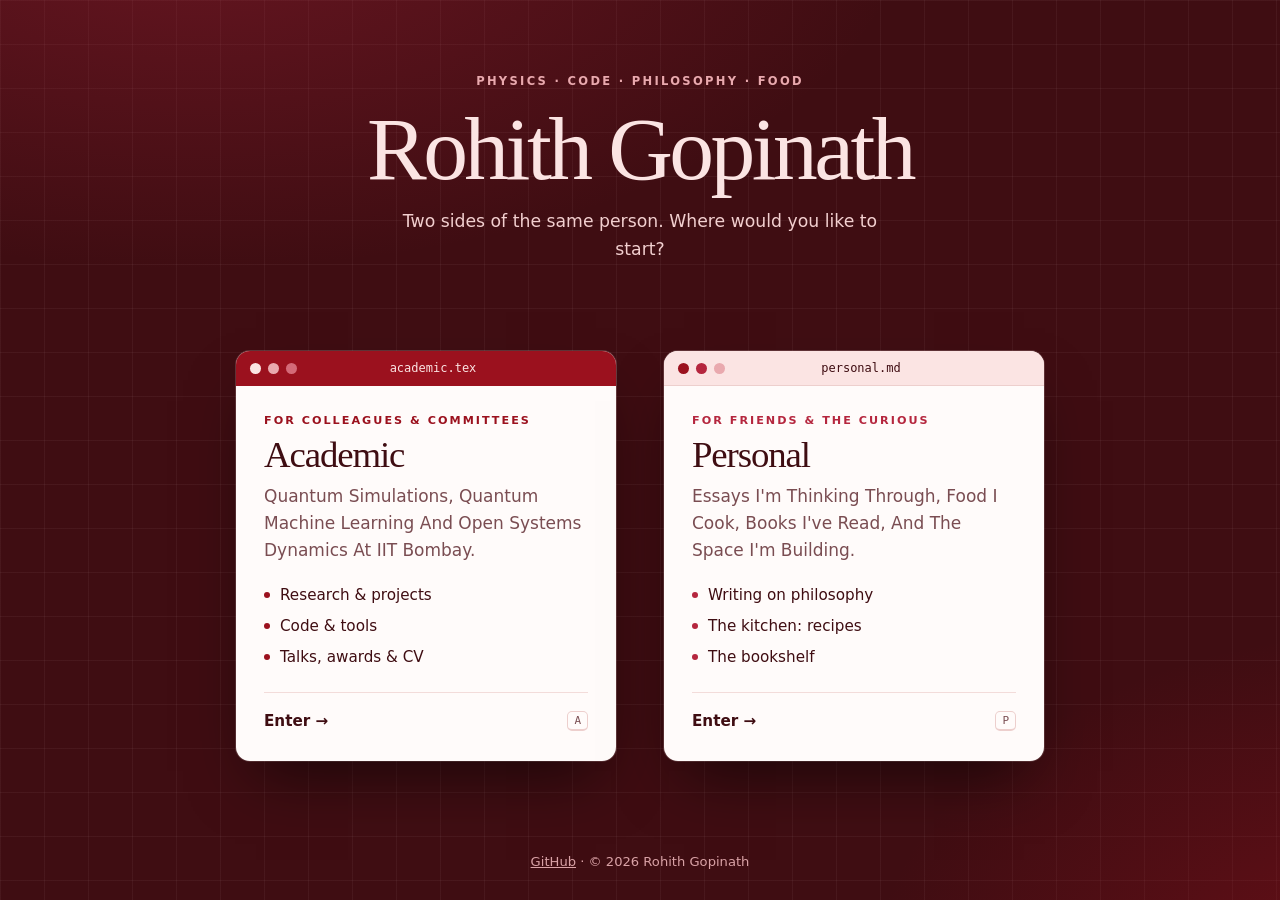
<file: index.html>
<!doctype html>
<html lang="en">
<head>
<meta charset="utf-8">
<meta name="viewport" content="width=device-width,initial-scale=1">
<title>Rohith Gopinath</title>
<meta name="description" content="Rohith Gopinath — physics student at IIT Bombay working on quantum simulation and quantum machine learning. Pick the academic or the personal side.">
<meta property="og:title" content="Rohith Gopinath">
<meta property="og:description" content="Quantum physics, code, philosophy and food. Pick a side.">
<meta property="og:type" content="website">
<link rel="icon" href="assets/favicon.svg" type="image/svg+xml">
<style>
*{box-sizing:border-box}
html,body{height:100%}
body{
  margin:0;min-height:100%;display:flex;flex-direction:column;
  font:17px/1.6 system-ui,-apple-system,"Segoe UI",Roboto,sans-serif;
  color:#FBE4E3;background:#3F0D12;
  background-image:
    radial-gradient(1200px 600px at 15% -10%,rgba(181,38,62,.35),transparent 60%),
    radial-gradient(900px 600px at 110% 110%,rgba(155,17,30,.45),transparent 60%),
    linear-gradient(rgba(251,228,227,.05) 1px,transparent 1px),
    linear-gradient(90deg,rgba(251,228,227,.05) 1px,transparent 1px);
  background-size:auto,auto,44px 44px,44px 44px;
  -webkit-font-smoothing:antialiased;
}
.serif{font-family:"Iowan Old Style","Palatino Linotype",Palatino,Georgia,serif;font-weight:400}
header{padding:clamp(36px,8vh,84px) 20px 10px;text-align:center}
.kicker{font-size:.72rem;font-weight:700;letter-spacing:.2em;text-transform:uppercase;color:#E9A9AE}
h1{font-size:clamp(2.8rem,8vw,5.6rem);letter-spacing:-.04em;line-height:1;margin:14px 0 14px}
.lede{margin:0 auto;max-width:46ch;color:#F2CFCF;font-size:1.08rem}

main{flex:1;display:flex;align-items:center;justify-content:center;padding:28px 20px 40px}
.choices{display:grid;grid-template-columns:repeat(2,minmax(0,380px));gap:clamp(22px,4vw,48px)}
@media (max-width:760px){.choices{grid-template-columns:minmax(0,420px)}}

/* the floating windows */
.win{
  display:block;text-decoration:none;color:#3F0D12;background:#FFFBFA;
  border-radius:14px;overflow:hidden;
  box-shadow:0 30px 60px -20px rgba(0,0,0,.6),0 0 0 1px rgba(251,228,227,.18);
  animation:float 7s ease-in-out infinite;
  transition:transform .25s ease,box-shadow .25s ease;
}
.win.personal{animation-delay:-3.5s}
.win:hover,.win:focus-visible{animation-play-state:paused;transform:translateY(-10px) rotate(0deg) scale(1.02);box-shadow:0 40px 80px -20px rgba(0,0,0,.65),0 0 0 2px #B5263E;outline:none}
@keyframes float{
  0%,100%{transform:translateY(0) rotate(-.6deg)}
  50%{transform:translateY(-12px) rotate(.6deg)}
}
@media (prefers-reduced-motion:reduce){.win{animation:none}}

.bar{display:flex;align-items:center;gap:7px;padding:11px 14px;background:#FBE4E3;border-bottom:1px solid #EDCFCD;font:12px/1 ui-monospace,"SF Mono",Menlo,Consolas,monospace;color:#7A4D52}
.bar i{width:11px;height:11px;border-radius:50%;display:inline-block}
.bar i:nth-child(1){background:#9B111E}.bar i:nth-child(2){background:#B5263E}.bar i:nth-child(3){background:#E9A9AE}
.bar span{margin-left:auto;margin-right:auto;transform:translateX(-20px)}

.body{padding:26px 28px 28px}
.body .tag{font-size:.7rem;font-weight:700;letter-spacing:.18em;text-transform:uppercase;color:#9B111E}
.personal .body .tag{color:#B5263E}
.body h2{font-size:2.3rem;letter-spacing:-.03em;margin:6px 0 8px;line-height:1.05}
.body p{margin:0 0 18px;color:#7A4D52}
.body ul{list-style:none;padding:0;margin:0 0 22px;display:grid;gap:7px}
.body li{display:flex;gap:10px;align-items:baseline;font-size:.95rem}
.body li::before{content:"";flex:none;width:6px;height:6px;border-radius:50%;background:#9B111E;transform:translateY(-2px)}
.personal .body li::before{background:#B5263E}
.enter{display:flex;justify-content:space-between;align-items:center;padding-top:16px;border-top:1px solid #F3DCDA;font-weight:600;font-size:.95rem}
.enter kbd{font:11px ui-monospace,Menlo,Consolas,monospace;border:1px solid #EDCFCD;border-bottom-width:2px;border-radius:5px;padding:2px 6px;color:#7A4D52;font-weight:400}
.arrow{transition:transform .2s}
.win:hover .arrow{transform:translateX(5px)}
.academic .bar{background:#9B111E;color:#FBE4E3;border-color:#9B111E}
.academic .bar i:nth-child(1){background:#FBE4E3}.academic .bar i:nth-child(2){background:#E9A9AE}.academic .bar i:nth-child(3){background:#D46A78}
.personal .bar{background:#FBE4E3;color:#3F0D12;border-color:#EDCFCD}

footer{text-align:center;padding:0 20px 28px;font-size:.82rem;color:#D9A2A6}
footer a{color:inherit}
@media (hover:none){.enter kbd{display:none}}
</style>
</head>
<body>
<header>
  <div class="kicker">Physics · Code · Philosophy · Food</div>
  <h1 class="serif">Rohith Gopinath</h1>
  <p class="lede">Two sides of the same person. Where would you like to start?</p>
</header>

<main>
  <div class="choices">
    <a class="win academic" href="academic/" aria-label="Academic: research, code and CV">
      <div class="bar" aria-hidden="true"><i></i><i></i><i></i><span>academic.tex</span></div>
      <div class="body">
        <div class="tag">For colleagues &amp; committees</div>
        <h2 class="serif">Academic</h2>
        <p>Quantum Simulations, Quantum Machine Learning And Open Systems Dynamics At IIT Bombay.</p>
        <ul>
          <li>Research &amp; projects</li>
          <li>Code &amp; tools</li>
          <li>Talks, awards &amp; CV</li>
        </ul>
        <div class="enter"><span>Enter <span class="arrow">→</span></span><kbd>A</kbd></div>
      </div>
    </a>

    <a class="win personal" href="personal/" aria-label="Personal: writing, recipes and books">
      <div class="bar" aria-hidden="true"><i></i><i></i><i></i><span>personal.md</span></div>
      <div class="body">
        <div class="tag">For friends &amp; the curious</div>
        <h2 class="serif">Personal</h2>
        <p>Essays I'm Thinking Through, Food I Cook, Books I've Read, And The Space I'm Building.</p>
        <ul>
          <li>Writing on philosophy</li>
          <li>The kitchen: recipes</li>
          <li>The bookshelf</li>
        </ul>
        <div class="enter"><span>Enter <span class="arrow">→</span></span><kbd>P</kbd></div>
      </div>
    </a>
  </div>
</main>

<footer>
  <a href="https://github.com/TheRGopinath">GitHub</a> · © <span id="y">2026</span> Rohith Gopinath
</footer>

<script>
  document.getElementById('y').textContent = new Date().getFullYear();
  // Keyboard shortcuts: A → academic, P → personal
  document.addEventListener('keydown', function (e) {
    if (e.metaKey || e.ctrlKey || e.altKey) return;
    var k = e.key.toLowerCase();
    if (k === 'a') location.href = 'academic/';
    if (k === 'p') location.href = 'personal/';
  });
</script>
</body>
</html>
</file>
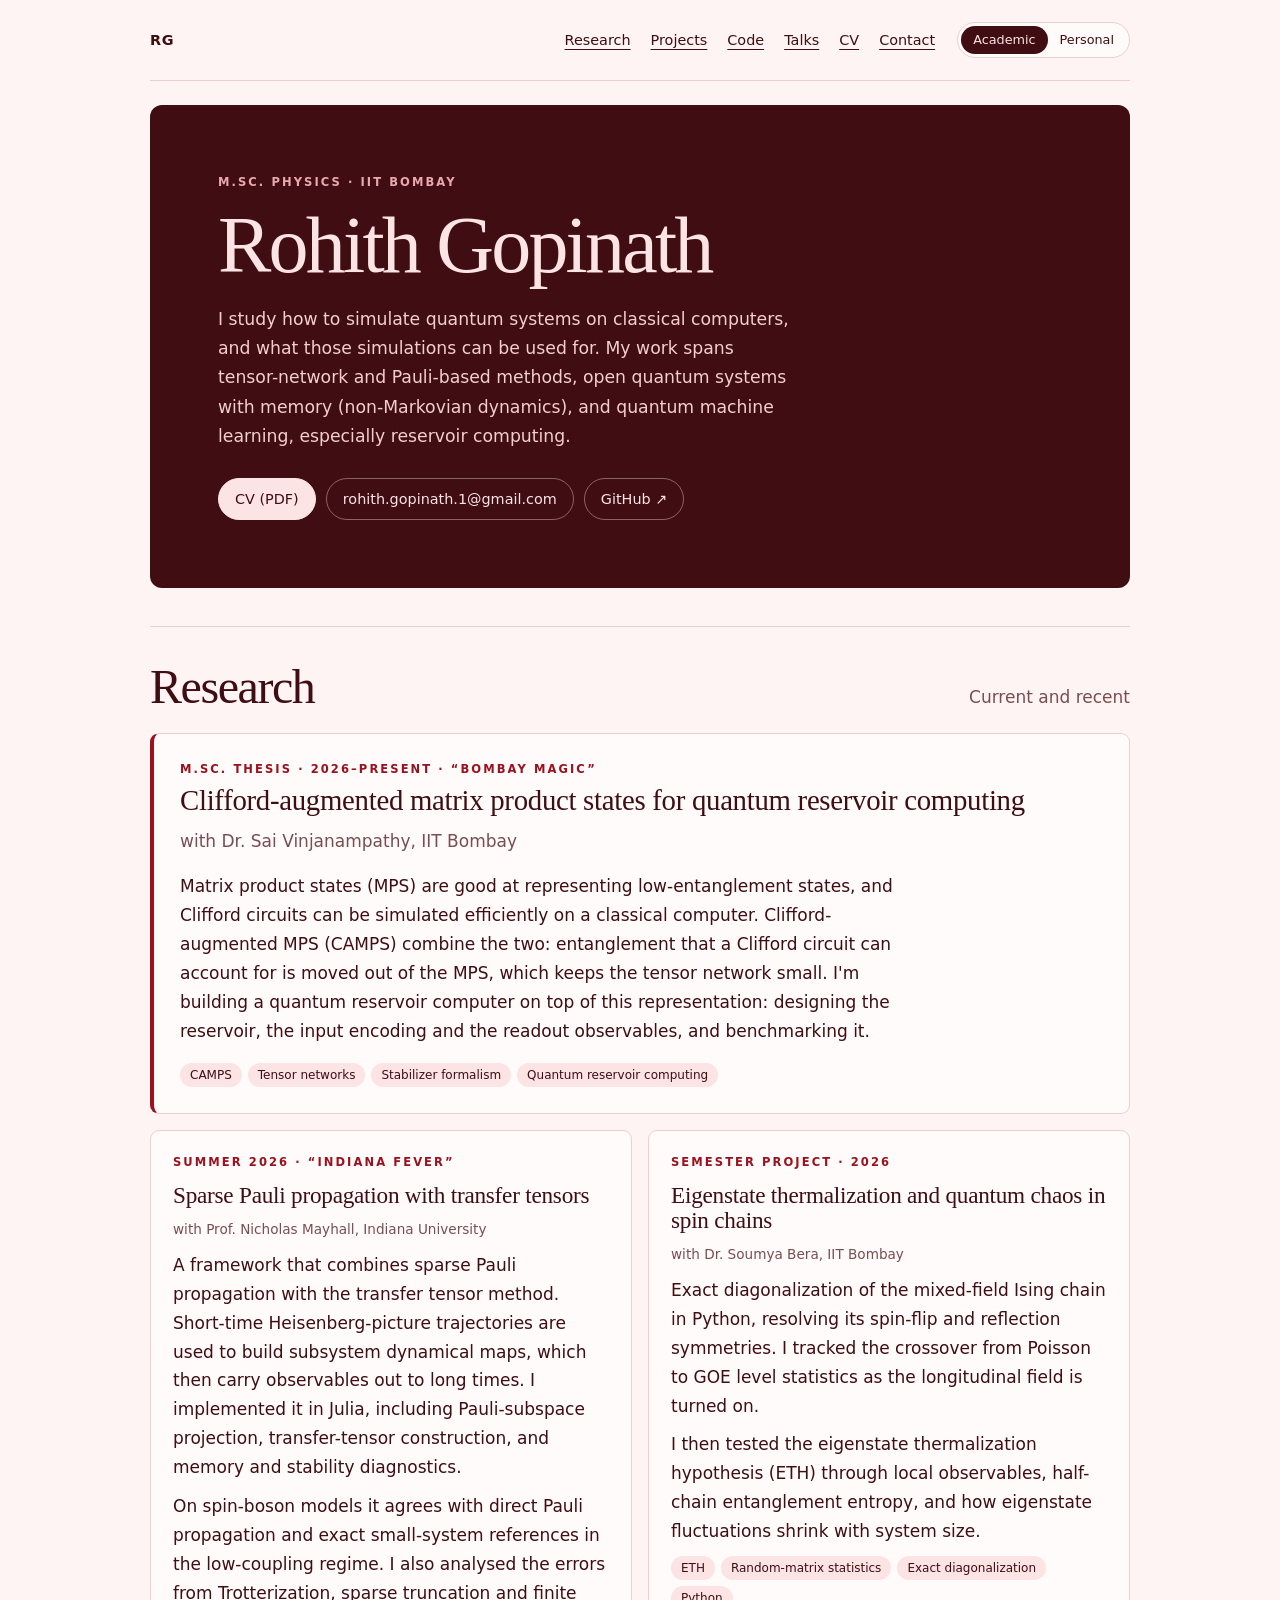
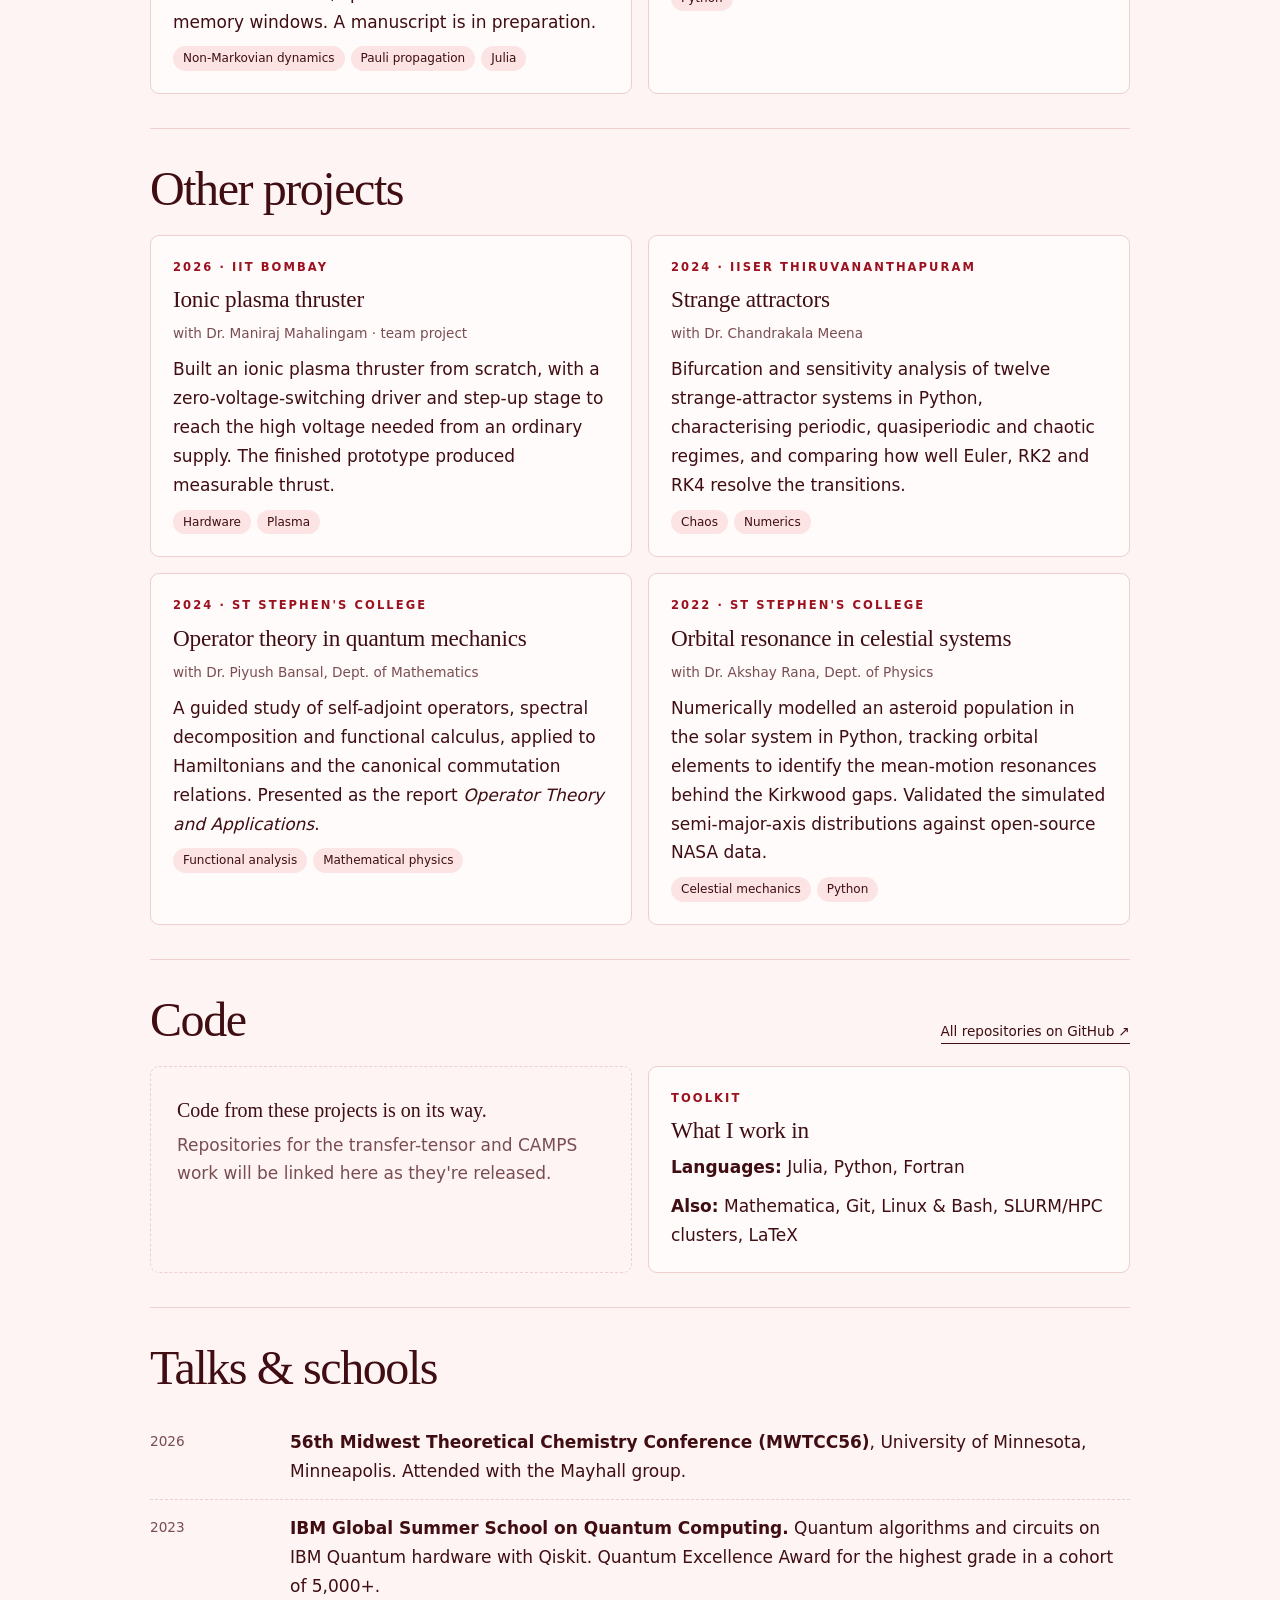
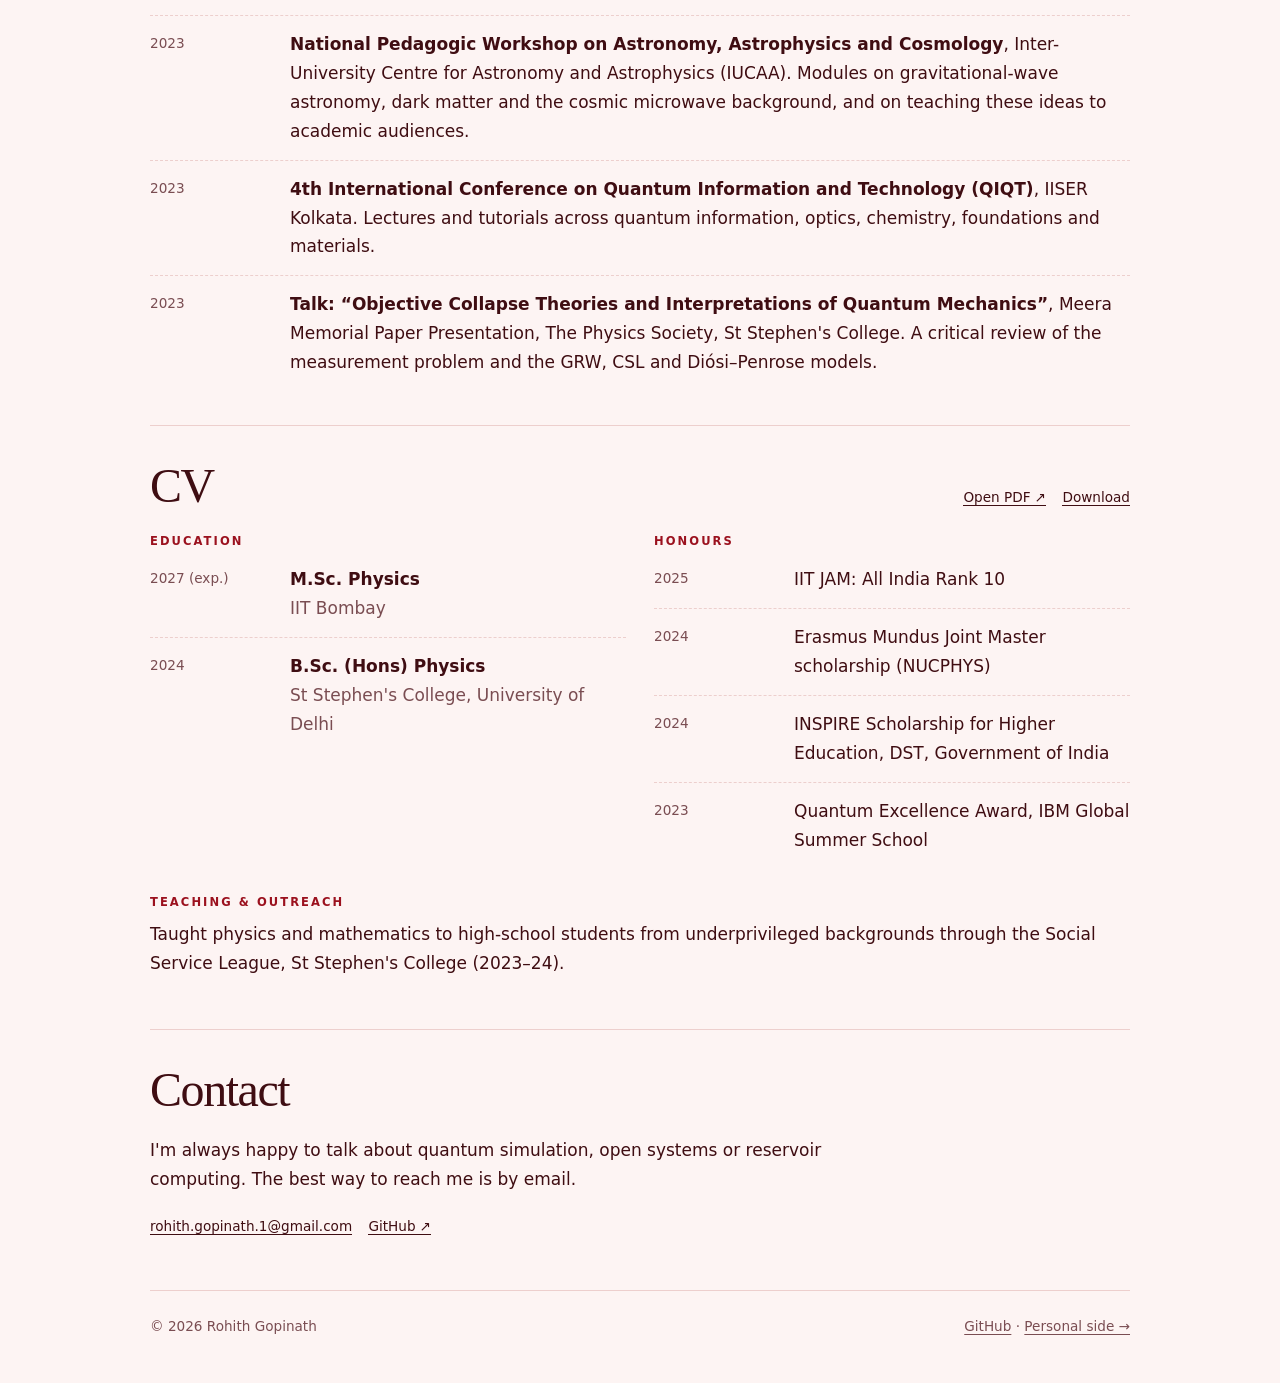
<file: academic/index.html>
<!doctype html>
<html lang="en">
<head>
<meta charset="utf-8">
<meta name="viewport" content="width=device-width,initial-scale=1">
<title>Rohith Gopinath · Academic</title>
<meta name="description" content="Rohith Gopinath, M.Sc. Physics at IIT Bombay. Research on Clifford-augmented MPS, quantum reservoir computing, sparse Pauli propagation and non-Markovian open quantum systems.">
<meta property="og:title" content="Rohith Gopinath · Academic">
<meta property="og:description" content="Quantum simulation, open quantum systems and quantum machine learning at IIT Bombay.">
<meta property="og:type" content="profile">
<link rel="icon" href="../assets/favicon.svg" type="image/svg+xml">
<link rel="stylesheet" href="../assets/site.css">
</head>
<body>
<a class="skip" href="#main">Skip to content</a>
<div class="wrap">

<header class="topbar">
  <a class="home" href="../">RG</a>
  <nav aria-label="Sections">
    <a href="#research">Research</a>
    <a href="#projects">Projects</a>
    <a href="#code">Code</a>
    <a href="#talks">Talks</a>
    <a href="#cv">CV</a>
    <a href="#contact">Contact</a>
  </nav>
  <div class="switch" role="navigation" aria-label="Switch side">
    <a href="./" aria-current="page">Academic</a><a href="../personal/">Personal</a>
  </div>
</header>

<main id="main">

<div class="hero">
  <div class="kicker">M.Sc. Physics · IIT Bombay</div>
  <h1>Rohith Gopinath</h1>
  <p>I study how to simulate quantum systems on classical computers, and what those simulations can be used for. My work spans tensor-network and Pauli-based methods, open quantum systems with memory (non-Markovian dynamics), and quantum machine learning, especially reservoir computing.</p>
  <div class="links">
    <a class="btn solid" href="../cv/Rohith_Gopinath_CV.pdf" target="_blank" rel="noopener">CV (PDF)</a>
    <a class="btn" href="mailto:rohith.gopinath.1@gmail.com">rohith.gopinath.1@gmail.com</a>
    <a class="btn" href="https://github.com/TheRGopinath">GitHub ↗</a>
  </div>
</div>

<!-- ======================= RESEARCH ======================= -->
<section id="research">
  <div class="section-head"><h2>Research</h2><span class="muted">Current and recent</span></div>

  <article class="feature">
    <div class="kicker">M.Sc. thesis · 2026–present · “Bombay Magic”</div>
    <h3>Clifford-augmented matrix product states for quantum reservoir computing</h3>
    <p class="muted">with Dr. Sai Vinjanampathy, IIT Bombay</p>
    <p class="prose">Matrix product states (MPS) are good at representing low-entanglement states, and Clifford circuits can be simulated efficiently on a classical computer. Clifford-augmented MPS (CAMPS) combine the two: entanglement that a Clifford circuit can account for is moved out of the MPS, which keeps the tensor network small. I'm building a quantum reservoir computer on top of this representation: designing the reservoir, the input encoding and the readout observables, and benchmarking it.</p>
    <ul class="tags"><li>CAMPS</li><li>Tensor networks</li><li>Stabilizer formalism</li><li>Quantum reservoir computing</li></ul>
  </article>

  <div class="grid two">
    <article class="card">
      <div class="kicker">Summer 2026 · “Indiana Fever”</div>
      <h3>Sparse Pauli propagation with transfer tensors</h3>
      <p class="meta">with Prof. Nicholas Mayhall, Indiana University</p>
      <p>A framework that combines sparse Pauli propagation with the transfer tensor method. Short-time Heisenberg-picture trajectories are used to build subsystem dynamical maps, which then carry observables out to long times. I implemented it in Julia, including Pauli-subspace projection, transfer-tensor construction, and memory and stability diagnostics.</p>
      <p>On spin-boson models it agrees with direct Pauli propagation and exact small-system references in the low-coupling regime. I also analysed the errors from Trotterization, sparse truncation and finite memory windows. A manuscript is in preparation.</p>
      <ul class="tags"><li>Non-Markovian dynamics</li><li>Pauli propagation</li><li>Julia</li></ul>
    </article>

    <article class="card">
      <div class="kicker">Semester project · 2026</div>
      <h3>Eigenstate thermalization and quantum chaos in spin chains</h3>
      <p class="meta">with Dr. Soumya Bera, IIT Bombay</p>
      <p>Exact diagonalization of the mixed-field Ising chain in Python, resolving its spin-flip and reflection symmetries. I tracked the crossover from Poisson to GOE level statistics as the longitudinal field is turned on.</p>
      <p>I then tested the eigenstate thermalization hypothesis (ETH) through local observables, half-chain entanglement entropy, and how eigenstate fluctuations shrink with system size.</p>
      <ul class="tags"><li>ETH</li><li>Random-matrix statistics</li><li>Exact diagonalization</li><li>Python</li></ul>
    </article>
  </div>
</section>

<!-- ======================= OTHER PROJECTS ======================= -->
<section id="projects">
  <div class="section-head"><h2>Other projects</h2></div>
  <div class="grid two">
    <article class="card">
      <div class="kicker">2026 · IIT Bombay</div>
      <h3>Ionic plasma thruster</h3>
      <p class="meta">with Dr. Maniraj Mahalingam · team project</p>
      <p>Built an ionic plasma thruster from scratch, with a zero-voltage-switching driver and step-up stage to reach the high voltage needed from an ordinary supply. The finished prototype produced measurable thrust.</p>
      <ul class="tags"><li>Hardware</li><li>Plasma</li></ul>
    </article>
    <article class="card">
      <div class="kicker">2024 · IISER Thiruvananthapuram</div>
      <h3>Strange attractors</h3>
      <p class="meta">with Dr. Chandrakala Meena</p>
      <p>Bifurcation and sensitivity analysis of twelve strange-attractor systems in Python, characterising periodic, quasiperiodic and chaotic regimes, and comparing how well Euler, RK2 and RK4 resolve the transitions.</p>
      <ul class="tags"><li>Chaos</li><li>Numerics</li></ul>
    </article>
    <article class="card">
      <div class="kicker">2024 · St Stephen's College</div>
      <h3>Operator theory in quantum mechanics</h3>
      <p class="meta">with Dr. Piyush Bansal, Dept. of Mathematics</p>
      <p>A guided study of self-adjoint operators, spectral decomposition and functional calculus, applied to Hamiltonians and the canonical commutation relations. Presented as the report <em>Operator Theory and Applications</em>.</p>
      <ul class="tags"><li>Functional analysis</li><li>Mathematical physics</li></ul>
    </article>
    <article class="card">
      <div class="kicker">2022 · St Stephen's College</div>
      <h3>Orbital resonance in celestial systems</h3>
      <p class="meta">with Dr. Akshay Rana, Dept. of Physics</p>
      <p>Numerically modelled an asteroid population in the solar system in Python, tracking orbital elements to identify the mean-motion resonances behind the Kirkwood gaps. Validated the simulated semi-major-axis distributions against open-source NASA data.</p>
      <ul class="tags"><li>Celestial mechanics</li><li>Python</li></ul>
    </article>
  </div>
</section>

<!-- ======================= CODE ======================= -->
<section id="code">
  <div class="section-head"><h2>Code</h2><a class="pill-link" href="https://github.com/TheRGopinath">All repositories on GitHub ↗</a></div>
  <div class="grid">
    <!--
      To add a repository, copy this block, fill it in, and delete the empty-state box below.
      <article class="card">
        <div class="kicker">Julia</div>
        <h3>repo-name</h3>
        <p>One sentence on what it does.</p>
        <div class="foot"><a class="pill-link" href="https://github.com/TheRGopinath/repo-name">Code ↗</a></div>
      </article>
    -->
    <div class="empty">
      <strong>Code from these projects is on its way.</strong>
      Repositories for the transfer-tensor and CAMPS work will be linked here as they're released.
    </div>
    <article class="card">
      <div class="kicker">Toolkit</div>
      <h3>What I work in</h3>
      <p><strong>Languages:</strong> Julia, Python, Fortran</p>
      <p><strong>Also:</strong> Mathematica, Git, Linux &amp; Bash, SLURM/HPC clusters, LaTeX</p>
    </article>
  </div>
</section>

<!-- ======================= TALKS ======================= -->
<section id="talks">
  <div class="section-head"><h2>Talks &amp; schools</h2></div>
  <ul class="timeline">
    <li><span class="when">2026</span><span><strong>56th Midwest Theoretical Chemistry Conference (MWTCC56)</strong>, University of Minnesota, Minneapolis. Attended with the Mayhall group.</span></li>
    <li><span class="when">2023</span><span><strong>IBM Global Summer School on Quantum Computing.</strong> Quantum algorithms and circuits on IBM Quantum hardware with Qiskit. Quantum Excellence Award for the highest grade in a cohort of 5,000+.</span></li>
    <li><span class="when">2023</span><span><strong>National Pedagogic Workshop on Astronomy, Astrophysics and Cosmology</strong>, Inter-University Centre for Astronomy and Astrophysics (IUCAA). Modules on gravitational-wave astronomy, dark matter and the cosmic microwave background, and on teaching these ideas to academic audiences.</span></li>
    <li><span class="when">2023</span><span><strong>4th International Conference on Quantum Information and Technology (QIQT)</strong>, IISER Kolkata. Lectures and tutorials across quantum information, optics, chemistry, foundations and materials.</span></li>
    <li><span class="when">2023</span><span><strong>Talk: “Objective Collapse Theories and Interpretations of Quantum Mechanics”</strong>, Meera Memorial Paper Presentation, The Physics Society, St Stephen's College. A critical review of the measurement problem and the GRW, CSL and Diósi–Penrose models.</span></li>
  </ul>
</section>

<!-- ======================= CV / EDUCATION / AWARDS ======================= -->
<section id="cv">
  <div class="section-head"><h2>CV</h2><span><a class="pill-link" href="../cv/Rohith_Gopinath_CV.pdf" target="_blank" rel="noopener">Open PDF ↗</a> &nbsp; <a class="pill-link" href="../cv/Rohith_Gopinath_CV.pdf" download>Download</a></span></div>
  <div class="cols">
    <div>
      <div class="kicker">Education</div>
      <ul class="timeline">
        <li><span class="when">2027 (exp.)</span><span><strong>M.Sc. Physics</strong><br><span class="muted">IIT Bombay</span></span></li>
        <li><span class="when">2024</span><span><strong>B.Sc. (Hons) Physics</strong><br><span class="muted">St Stephen's College, University of Delhi</span></span></li>
      </ul>
    </div>
    <div>
      <div class="kicker">Honours</div>
      <ul class="timeline">
        <li><span class="when">2025</span><span>IIT JAM: All India Rank 10</span></li>
        <li><span class="when">2024</span><span>Erasmus Mundus Joint Master scholarship (NUCPHYS)</span></li>
        <li><span class="when">2024</span><span>INSPIRE Scholarship for Higher Education, DST, Government of India</span></li>
        <li><span class="when">2023</span><span>Quantum Excellence Award, IBM Global Summer School</span></li>
      </ul>
    </div>
  </div>
  <div style="margin-top:24px">
    <div class="kicker">Teaching &amp; outreach</div>
    <p style="margin-top:8px">Taught physics and mathematics to high-school students from underprivileged backgrounds through the Social Service League, St Stephen's College (2023–24).</p>
  </div>
</section>

<section id="contact">
  <div class="section-head"><h2>Contact</h2></div>
  <p class="prose">I'm always happy to talk about quantum simulation, open systems or reservoir computing. The best way to reach me is by email.</p>
  <p><a class="pill-link" href="mailto:rohith.gopinath.1@gmail.com">rohith.gopinath.1@gmail.com</a> &nbsp; <a class="pill-link" href="https://github.com/TheRGopinath">GitHub ↗</a></p>
</section>

</main>

<footer class="site">
  <span>© <span class="y">2026</span> Rohith Gopinath</span>
  <span><a href="https://github.com/TheRGopinath">GitHub</a> · <a href="../personal/">Personal side →</a></span>
</footer>
</div>
<script>document.querySelectorAll('.y').forEach(function(e){e.textContent=new Date().getFullYear()})</script>
</body>
</html>
</file>
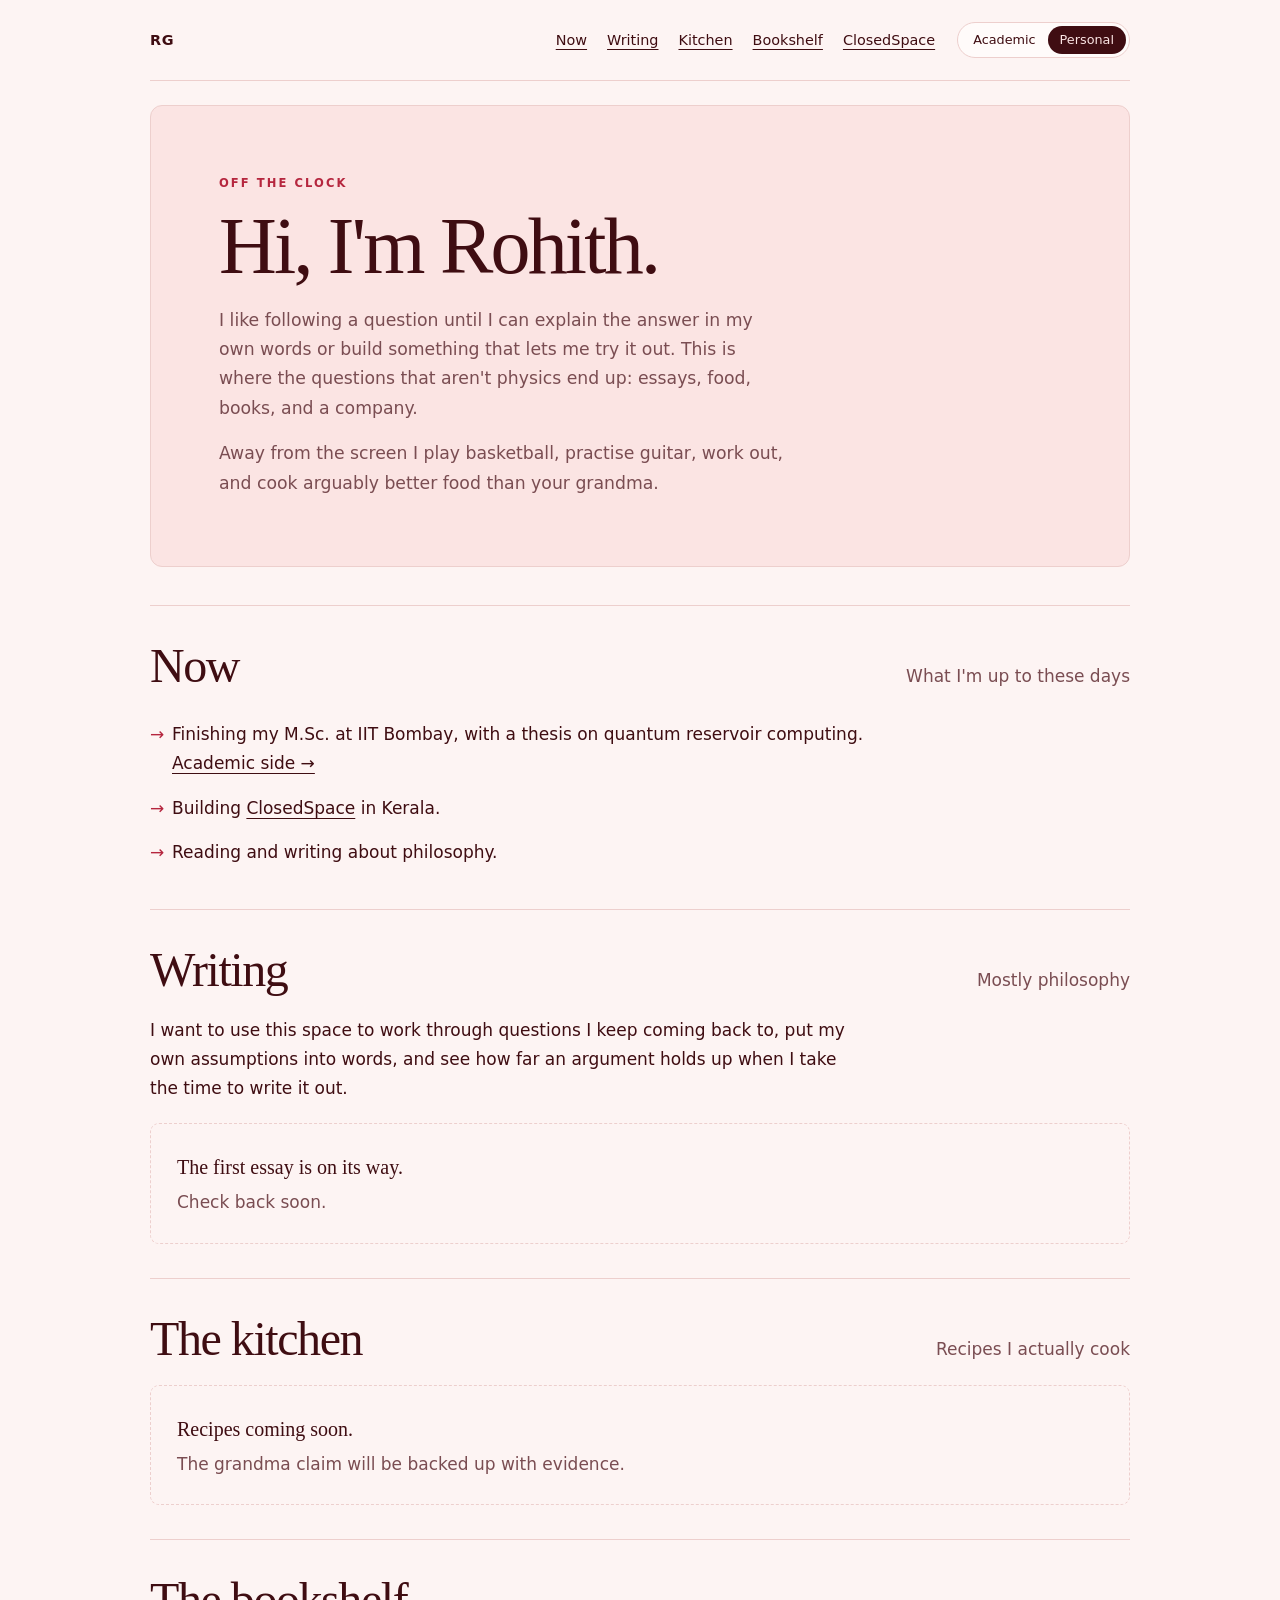
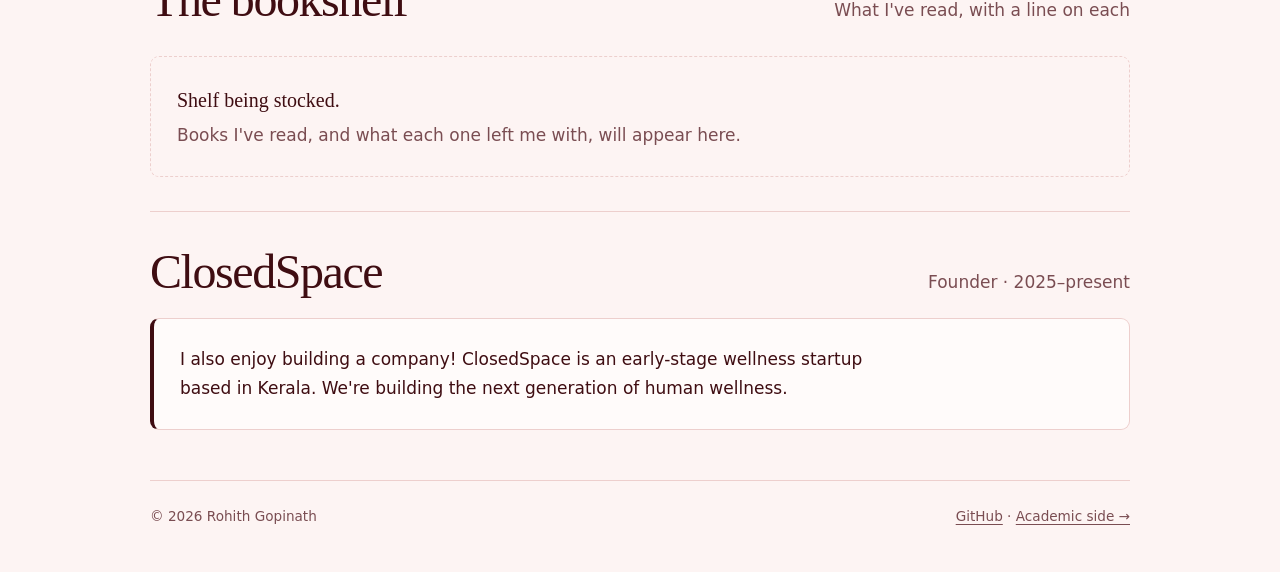
<file: personal/index.html>
<!doctype html>
<html lang="en">
<head>
<meta charset="utf-8">
<meta name="viewport" content="width=device-width,initial-scale=1">
<title>Rohith Gopinath · Personal</title>
<meta name="description" content="Rohith Gopinath's personal side: essays on philosophy, recipes, books, and ClosedSpace.">
<meta property="og:title" content="Rohith Gopinath · Personal">
<meta property="og:description" content="Essays on philosophy, recipes, books, and what I'm building.">
<meta property="og:type" content="website">
<link rel="icon" href="../assets/favicon.svg" type="image/svg+xml">
<link rel="stylesheet" href="../assets/site.css">
<style>
  /* bookshelf rows */
  .books:empty{display:none}
  .books{list-style:none;margin:0;padding:0;border-top:1px solid var(--line)}
  .books li{display:grid;grid-template-columns:1fr auto;gap:2px 16px;padding:14px 0;border-bottom:1px solid var(--line)}
  .books .t{font-family:var(--serif);font-size:1.2rem}
  .books .a{color:var(--muted)}
  .books .s{font-size:.75rem;letter-spacing:.12em;text-transform:uppercase;color:var(--accent);align-self:center}
  .books .n{grid-column:1/-1;font-size:.95rem}
  .now li{padding:8px 0 8px 22px;position:relative}
  .now li::before{content:"→";position:absolute;left:0;color:var(--accent)}
</style>
</head>
<body class="theme-personal">
<a class="skip" href="#main">Skip to content</a>
<div class="wrap">

<header class="topbar">
  <a class="home" href="../">RG</a>
  <nav aria-label="Sections">
    <a href="#now">Now</a>
    <a href="#writing">Writing</a>
    <a href="#kitchen">Kitchen</a>
    <a href="#bookshelf">Bookshelf</a>
    <a href="#closedspace">ClosedSpace</a>
  </nav>
  <div class="switch" role="navigation" aria-label="Switch side">
    <a href="../academic/">Academic</a><a href="./" aria-current="page">Personal</a>
  </div>
</header>

<main id="main">

<div class="hero">
  <div class="kicker">Off the clock</div>
  <h1>Hi, I'm Rohith.</h1>
  <p>I like following a question until I can explain the answer in my own words or build something that lets me try it out. This is where the questions that aren't physics end up: essays, food, books, and a company.</p>
  <p>Away from the screen I play basketball, practise guitar, work out, and cook arguably better food than your grandma.</p>
</div>

<!-- ======================= NOW ======================= -->
<section id="now">
  <div class="section-head"><h2>Now</h2><span class="muted">What I'm up to these days</span></div>
  <ul class="plain now prose">
    <li>Finishing my M.Sc. at IIT Bombay, with a thesis on quantum reservoir computing. <a href="../academic/">Academic side →</a></li>
    <li>Building <a href="#closedspace">ClosedSpace</a> in Kerala.</li>
    <li>Reading and writing about philosophy.</li>
  </ul>
</section>

<!-- ======================= WRITING ======================= -->
<section id="writing">
  <div class="section-head"><h2>Writing</h2><span class="muted">Mostly philosophy</span></div>
  <p class="prose">I want to use this space to work through questions I keep coming back to, put my own assumptions into words, and see how far an argument holds up when I take the time to write it out.</p>
  <div class="grid two" style="margin-top:20px">
    <!--
      To publish an essay:
      1. Copy personal/writing/_template.html to personal/writing/your-essay-name.html and write it.
      2. Copy this card, point it at the new file, and delete the empty-state box below.
      <article class="card">
        <div class="kicker">Essay · Month 2026</div>
        <h3><a href="writing/your-essay-name.html">Essay title</a></h3>
        <p>A one- or two-sentence summary of the argument.</p>
      </article>
    -->
    <div class="empty"><strong>The first essay is on its way.</strong>Check back soon.</div>
  </div>
</section>

<!-- ======================= KITCHEN ======================= -->
<section id="kitchen">
  <div class="section-head"><h2>The kitchen</h2><span class="muted">Recipes I actually cook</span></div>
  <div class="grid">
    <!--
      To add a recipe:
      1. Copy personal/recipes/_template.html to personal/recipes/dish-name.html and fill it in.
      2. Copy this card, point it at the new file, and delete the empty-state box below.
      <article class="card">
        <div class="kicker">Kerala · 40 min</div>
        <h3><a href="recipes/dish-name.html">Dish name</a></h3>
        <p>Why it's good, in a sentence.</p>
      </article>
    -->
    <div class="empty"><strong>Recipes coming soon.</strong>The grandma claim will be backed up with evidence.</div>
  </div>
</section>

<!-- ======================= BOOKSHELF ======================= -->
<section id="bookshelf">
  <div class="section-head"><h2>The bookshelf</h2><span class="muted">What I've read, with a line on each</span></div>
  <!--
    To add a book, copy one <li> into the list below and delete the empty-state box.
    Status can be: Reading / Read / Re-reading.
    <li>
      <span><span class="t">Book title</span> <span class="a">· Author</span></span>
      <span class="s">Read</span>
      <span class="n">One line on what stuck with you.</span>
    </li>
  -->
  <ul class="books"></ul>
  <div class="empty" style="margin-top:16px"><strong>Shelf being stocked.</strong>Books I've read, and what each one left me with, will appear here.</div>
</section>

<!-- ======================= CLOSEDSPACE ======================= -->
<section id="closedspace">
  <div class="section-head"><h2>ClosedSpace</h2><span class="muted">Founder · 2025–present</span></div>
  <div class="feature" style="border-left-color:var(--deep)">
    <p class="prose" style="margin:0">I also enjoy building a company! ClosedSpace is an early-stage wellness startup based in Kerala. We're building the next generation of human wellness.</p>
  </div>
</section>

</main>

<footer class="site">
  <span>© <span class="y">2026</span> Rohith Gopinath</span>
  <span><a href="https://github.com/TheRGopinath">GitHub</a> · <a href="../academic/">Academic side →</a></span>
</footer>
</div>
<script>document.querySelectorAll('.y').forEach(function(e){e.textContent=new Date().getFullYear()})</script>
</body>
</html>
</file>
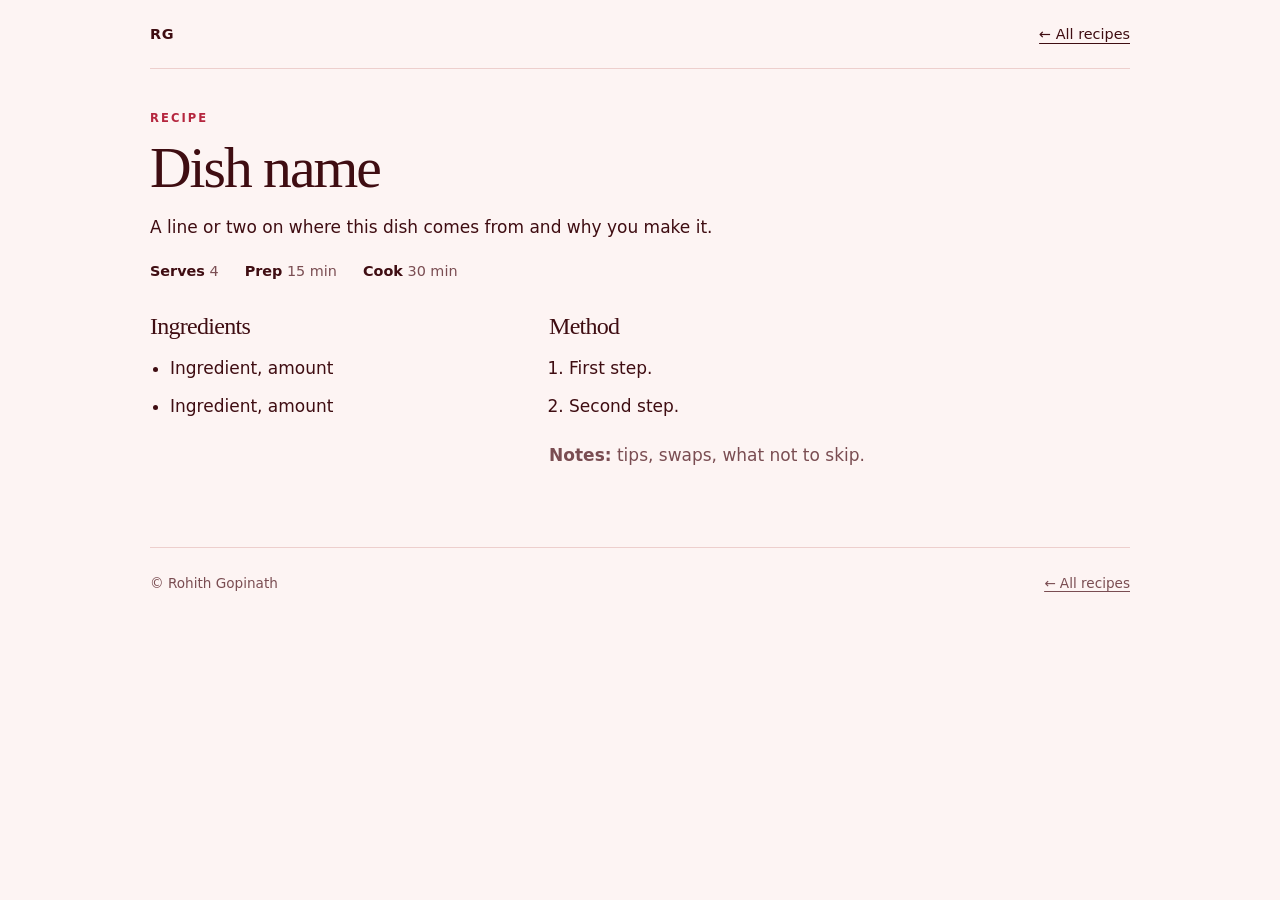
<file: personal/recipes/_template.html>
<!doctype html>
<html lang="en">
<head>
<meta charset="utf-8">
<meta name="viewport" content="width=device-width,initial-scale=1">
<!-- TEMPLATE: copy this file to a new name (e.g. fish-curry.html), then edit the parts marked EDIT. -->
<title>Dish name · Rohith's kitchen</title><!-- EDIT -->
<meta name="robots" content="noindex"><!-- DELETE this line in your copy -->
<link rel="icon" href="../../assets/favicon.svg" type="image/svg+xml">
<link rel="stylesheet" href="../../assets/site.css">
<style>
  .facts{display:flex;flex-wrap:wrap;gap:8px 26px;font-size:.9rem;color:var(--muted);margin:0 0 30px}
  .facts b{color:var(--ink);font-weight:600}
  .recipe{display:grid;grid-template-columns:minmax(0,1fr) minmax(0,1.6fr);gap:36px}
  @media (max-width:720px){.recipe{grid-template-columns:1fr}}
  .recipe ul,.recipe ol{padding-left:20px;margin:0}
  .recipe li{margin:0 0 10px}
  .recipe h2{font-size:1.5rem;margin:0 0 14px}
</style>
</head>
<body class="theme-personal">
<div class="wrap">
<header class="topbar">
  <a class="home" href="../../">RG</a>
  <nav><a href="../#kitchen">← All recipes</a></nav>
</header>

<article style="margin:40px 0 60px">
  <div class="kicker">Recipe</div>
  <h1 style="font-size:clamp(2.3rem,6vw,3.6rem);margin:8px 0 14px">Dish name</h1><!-- EDIT -->
  <p class="prose">A line or two on where this dish comes from and why you make it.</p><!-- EDIT -->

  <div class="facts"><!-- EDIT -->
    <span><b>Serves</b> 4</span>
    <span><b>Prep</b> 15 min</span>
    <span><b>Cook</b> 30 min</span>
  </div>

  <div class="recipe">
    <div>
      <h2>Ingredients</h2>
      <ul><!-- EDIT -->
        <li>Ingredient, amount</li>
        <li>Ingredient, amount</li>
      </ul>
    </div>
    <div>
      <h2>Method</h2>
      <ol><!-- EDIT -->
        <li>First step.</li>
        <li>Second step.</li>
      </ol>
      <p class="muted" style="margin-top:20px"><b>Notes:</b> tips, swaps, what not to skip.</p><!-- EDIT -->
    </div>
  </div>
</article>

<footer class="site"><span>© Rohith Gopinath</span><a href="../#kitchen">← All recipes</a></footer>
</div>
</body>
</html>
</file>
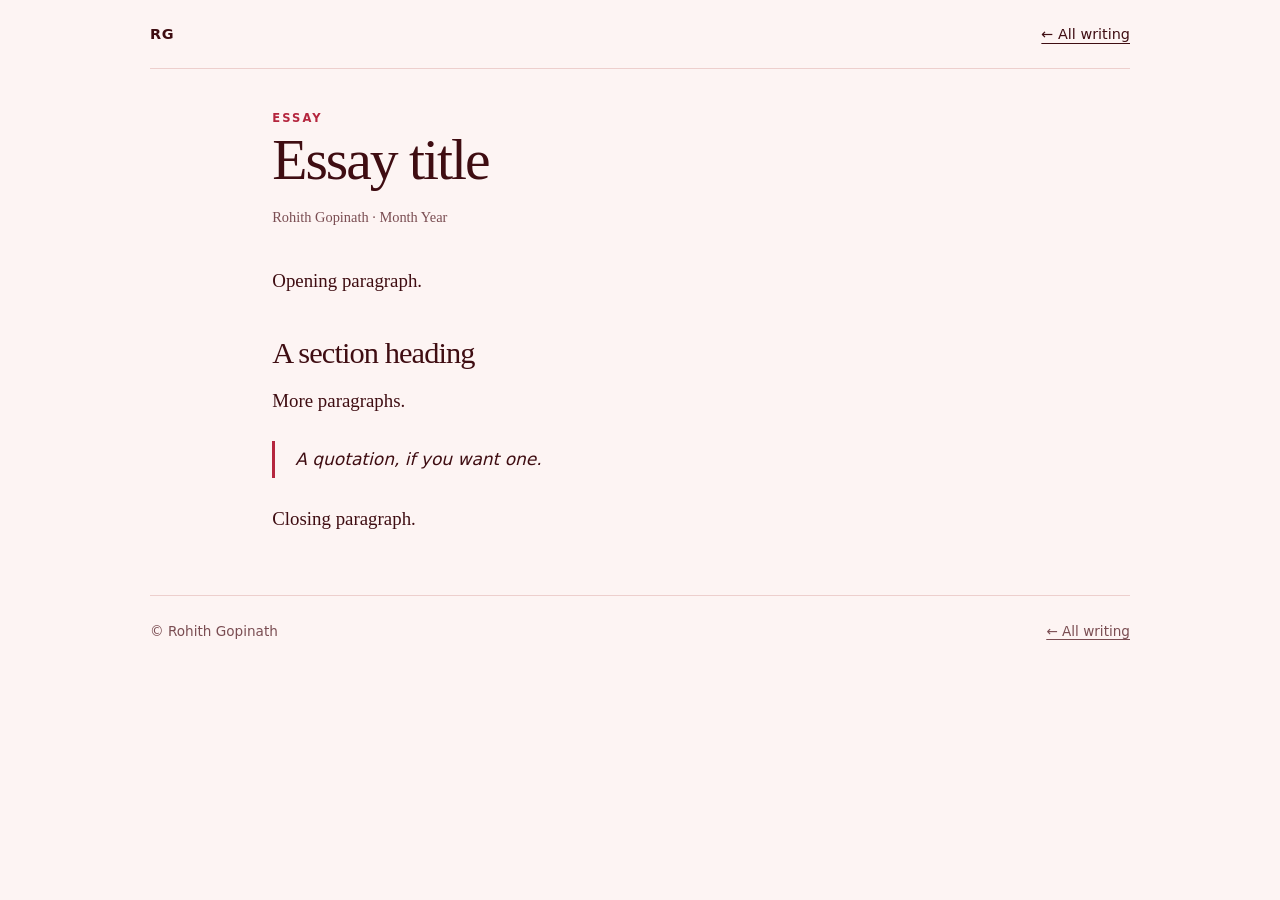
<file: personal/writing/_template.html>
<!doctype html>
<html lang="en">
<head>
<meta charset="utf-8">
<meta name="viewport" content="width=device-width,initial-scale=1">
<!-- TEMPLATE: copy this file to a new name (e.g. free-will.html), then edit the parts marked EDIT. -->
<title>Essay title · Rohith Gopinath</title><!-- EDIT -->
<meta name="description" content="One-sentence summary of the essay."><!-- EDIT -->
<meta name="robots" content="noindex"><!-- DELETE this line in your copy -->
<link rel="icon" href="../../assets/favicon.svg" type="image/svg+xml">
<link rel="stylesheet" href="../../assets/site.css">
</head>
<body class="theme-personal">
<div class="wrap">
<header class="topbar">
  <a class="home" href="../../">RG</a>
  <nav><a href="../#writing">← All writing</a></nav>
</header>

<article class="article">
  <div class="kicker">Essay</div>
  <h1>Essay title</h1><!-- EDIT -->
  <p class="byline">Rohith Gopinath · Month Year</p><!-- EDIT -->

  <!-- EDIT: write the essay below. Each paragraph goes in its own <p> ... </p>. -->
  <p>Opening paragraph.</p>

  <h2>A section heading</h2>
  <p>More paragraphs.</p>

  <blockquote>A quotation, if you want one.</blockquote>

  <p>Closing paragraph.</p>
</article>

<footer class="site"><span>© Rohith Gopinath</span><a href="../#writing">← All writing</a></footer>
</div>
</body>
</html>
</file>
<file: assets/site.css>
/* ==========================================================
   Rohith Gopinath — shared styles
   Palette: deep bordeaux #3F0D12, soft blush #FBE4E3,
   ruby red #9B111E and crimson silk #B5263E for touches.
   Academic pages: bordeaux hero. Personal pages: blush hero,
   via <body class="theme-personal">.
   ========================================================== */

:root{
  --bordeaux:#3F0D12;
  --blush:#FBE4E3;
  --ruby:#9B111E;
  --crimson:#B5263E;
  --paper:#FDF4F3;
  --card:#FFFBFA;
  --ink:#3F0D12;
  --muted:#7A4D52;
  --line:#EDCFCD;
  --deep:#3F0D12;
  --deep-2:#2A080C;
  --accent:#9B111E;
  --accent-soft:#FBE4E3;
  --on-deep:#FBE4E3;
  --on-deep-muted:#E9A9AE;
  --serif:"Iowan Old Style","Palatino Linotype",Palatino,Georgia,serif;
  --sans:system-ui,-apple-system,"Segoe UI",Roboto,sans-serif;
  --mono:ui-monospace,"SF Mono",Menlo,Consolas,monospace;
  --radius:12px;
}
.theme-personal{
  --accent:#B5263E;
}
/* personal hero is light: blush with bordeaux type */
.theme-personal .hero{background:var(--blush);color:var(--bordeaux);border:1px solid var(--line)}
.theme-personal .hero .kicker{color:var(--crimson)}
.theme-personal .hero p{color:var(--muted)}

*{box-sizing:border-box}
html{scroll-behavior:smooth}
@media (prefers-reduced-motion:reduce){html{scroll-behavior:auto}}
body{margin:0;background:var(--paper);color:var(--ink);font:17px/1.7 var(--sans);-webkit-font-smoothing:antialiased}
a{color:inherit;text-underline-offset:.25em;text-decoration-thickness:1px}
a:hover{color:var(--crimson)}
a:focus-visible,button:focus-visible{outline:2px solid var(--accent);outline-offset:4px;border-radius:4px}
img{max-width:100%;display:block}
.wrap{width:min(980px,calc(100% - 40px));margin:auto}
.skip{position:absolute;left:-9999px}
.skip:focus{left:16px;top:16px;background:var(--card);padding:8px 12px;z-index:10}

h1,h2,h3{font-family:var(--serif);line-height:1.08;font-weight:400;margin:0}
h1{font-size:clamp(2.7rem,7vw,5rem);letter-spacing:-.035em}
h2{font-size:clamp(2rem,5vw,3rem);letter-spacing:-.03em;margin:0 0 20px}
h3{font-size:1.45rem;letter-spacing:-.01em}
p{margin:0 0 1em}
.kicker{font-size:.72rem;font-weight:700;letter-spacing:.18em;text-transform:uppercase;color:var(--accent)}
.muted{color:var(--muted)}
.prose{max-width:66ch}

/* ---------- top bar ---------- */
.topbar{display:flex;flex-wrap:wrap;align-items:center;gap:10px 22px;padding:22px 0;border-bottom:1px solid var(--line);font-size:.9rem}
.topbar .home{font-weight:700;text-decoration:none;margin-right:auto;letter-spacing:.04em}
.topbar nav{display:flex;flex-wrap:wrap;gap:6px 20px}
.switch{display:inline-flex;border:1px solid var(--line);border-radius:999px;padding:3px;background:var(--card);font-size:.8rem}
.switch a{padding:3px 12px;border-radius:999px;text-decoration:none}
.switch a[aria-current="page"]{background:var(--deep);color:var(--on-deep)}

/* ---------- hero ---------- */
.hero{background:var(--deep);color:var(--on-deep);border-radius:var(--radius);padding:clamp(30px,6vw,68px);margin:24px 0 38px;position:relative;overflow:hidden}
.hero .kicker{color:var(--on-deep-muted)}
.hero h1{margin:10px 0 0}
.hero p{max-width:52ch;margin:16px 0 0;color:#F2CFCF;font-size:1.08rem}
.hero .links{display:flex;flex-wrap:wrap;gap:10px;margin-top:26px}
.btn{display:inline-flex;align-items:center;gap:6px;padding:8px 16px;border-radius:999px;border:1px solid rgba(251,228,227,.4);text-decoration:none;font-size:.9rem;color:var(--on-deep)}
.btn:hover{background:rgba(251,228,227,.12);color:var(--on-deep)}
.btn.solid{background:var(--on-deep);color:var(--deep);border-color:var(--on-deep)}
.btn.solid:hover{background:#fff;color:var(--ruby)}

/* ---------- sections ---------- */
section{padding:34px 0;border-top:1px solid var(--line);scroll-margin-top:12px}
.section-head{display:flex;flex-wrap:wrap;align-items:baseline;justify-content:space-between;gap:8px 20px;margin-bottom:6px}
.section-head h2{margin-bottom:14px}
.grid{display:grid;grid-template-columns:repeat(auto-fit,minmax(min(100%,260px),1fr));gap:16px}
.grid.two{grid-template-columns:repeat(auto-fit,minmax(min(100%,400px),1fr))}
.card{background:var(--card);border:1px solid var(--line);border-radius:9px;padding:22px;display:flex;flex-direction:column;gap:10px}
.card p{margin:0}
.card .meta{font-size:.85rem;color:var(--muted)}
.card .foot{margin-top:auto;padding-top:6px;display:flex;flex-wrap:wrap;gap:8px}
.tags{display:flex;flex-wrap:wrap;gap:6px;list-style:none;padding:0;margin:0}
.tags li{font-size:.75rem;padding:2px 10px;border-radius:999px;background:var(--accent-soft);color:var(--ink)}
.pill-link{font-size:.85rem;text-decoration:none;border-bottom:1px solid currentColor}

/* feature card (thesis) */
.feature{background:var(--card);border:1px solid var(--line);border-left:4px solid var(--accent);border-radius:9px;padding:26px;margin-bottom:16px}
.feature h3{font-size:1.8rem;margin:6px 0 10px}

/* ---------- lists / timeline ---------- */
.timeline{list-style:none;margin:0;padding:0}
.timeline li{display:grid;grid-template-columns:120px 1fr;gap:4px 20px;padding:14px 0;border-bottom:1px dashed var(--line)}
.timeline li:last-child{border-bottom:0}
.timeline .when{font-size:.85rem;color:var(--muted);font-variant-numeric:tabular-nums;padding-top:2px}
.timeline strong{font-weight:600}
@media (max-width:560px){.timeline li{grid-template-columns:1fr}}

.cols{display:grid;grid-template-columns:repeat(auto-fit,minmax(min(100%,280px),1fr));gap:28px}
.plain{list-style:none;padding:0;margin:0}
.plain li{padding:6px 0}

/* ---------- empty state ---------- */
.empty{border:1.5px dashed var(--line);border-radius:9px;padding:26px;color:var(--muted);background:transparent}
.empty strong{color:var(--ink);font-family:var(--serif);font-weight:400;font-size:1.25rem;display:block;margin-bottom:4px}

/* ---------- footer ---------- */
footer.site{border-top:1px solid var(--line);padding:24px 0 44px;font-size:.85rem;display:flex;flex-wrap:wrap;gap:8px 24px;justify-content:space-between;color:var(--muted)}

/* ---------- article (writing / recipe pages) ---------- */
.article{max-width:68ch;margin:40px auto 60px}
.article h1{font-size:clamp(2.3rem,6vw,3.6rem)}
.article .byline{color:var(--muted);font-size:.9rem;margin:14px 0 34px}
.article p{font-family:var(--serif);font-size:1.18rem;line-height:1.75}
.article h2{font-size:1.9rem;margin:40px 0 14px}
.article blockquote{margin:24px 0;padding:4px 0 4px 20px;border-left:3px solid var(--accent);font-style:italic}

@media print{
  .topbar,.switch,footer.site,.hero .links{display:none}
  body{background:#fff}
}
</file>
